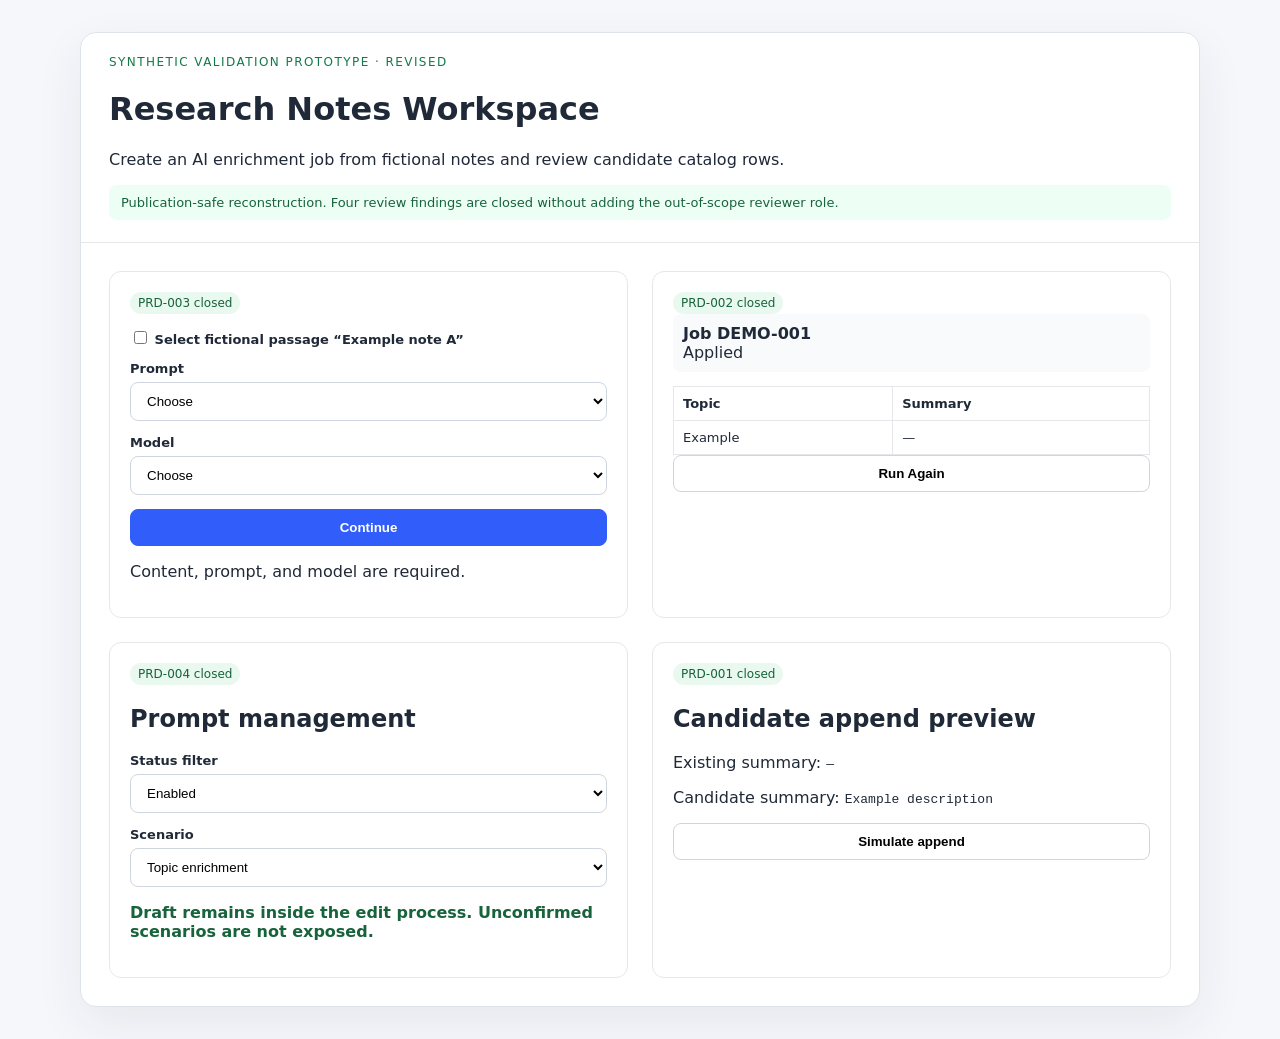
<file: cases/prd-collaboration/e2e-01/artifacts/04-revised-prototype.html>
<!doctype html>
<html lang="en">
<head>
  <meta charset="utf-8">
  <meta name="viewport" content="width=device-width,initial-scale=1">
  <title>Research Notes Workspace — Synthetic Revised Prototype</title>
  <style>
    :root{font-family:Inter,system-ui,sans-serif;color:#1f2937;background:#f6f7fb}*{box-sizing:border-box}body{margin:0}.shell{max-width:1120px;margin:32px auto;background:#fff;border:1px solid #dfe3eb;border-radius:16px;overflow:hidden;box-shadow:0 18px 50px #1f293712}.top{padding:22px 28px;border-bottom:1px solid #e5e7eb}.eyebrow{color:#137a47;font-size:12px;text-transform:uppercase;letter-spacing:.12em}.notice{margin-top:10px;padding:10px 12px;border-radius:8px;background:#edfff5;color:#17633b;font-size:13px}.grid{display:grid;grid-template-columns:1fr 1fr;gap:24px;padding:28px}.panel{border:1px solid #e5e7eb;border-radius:12px;padding:20px}.field{margin:14px 0}.field label{display:block;font-size:13px;font-weight:650;margin-bottom:6px}select,button{width:100%;padding:10px 12px;border-radius:8px;border:1px solid #cfd5df;background:#fff}button{cursor:pointer;font-weight:650}.primary{background:#315efb;color:#fff;border-color:#315efb}.row{display:flex;gap:10px}.row>*{flex:1}.tag{display:inline-block;padding:4px 8px;border-radius:999px;background:#e9f9ef;color:#17633b;font-size:12px}.result{margin-top:14px;border-collapse:collapse;width:100%;font-size:13px}.result th,.result td{padding:9px;border:1px solid #e5e7eb;text-align:left}.hidden{display:none}.status{padding:10px;border-radius:8px;background:#f8fafc;margin-bottom:12px}.closed{color:#17633b;font-weight:650}
  </style>
</head>
<body>
  <main class="shell">
    <header class="top">
      <div class="eyebrow">Synthetic validation prototype · revised</div>
      <h1>Research Notes Workspace</h1>
      <p>Create an AI enrichment job from fictional notes and review candidate catalog rows.</p>
      <div class="notice">Publication-safe reconstruction. Four review findings are closed without adding the out-of-scope reviewer role.</div>
    </header>
    <section class="grid">
      <article class="panel">
        <span class="tag">PRD-003 closed</span>
        <div class="field"><label><input id="sourceSelected" type="checkbox"> Select fictional passage “Example note A”</label></div>
        <div class="field"><label for="promptSelect">Prompt</label><select id="promptSelect"><option value="">Choose</option><option value="topic">Topic enrichment</option></select></div>
        <div class="field"><label for="modelSelect">Model</label><select id="modelSelect"><option value="">Choose</option><option value="demo-model">Demo model</option></select></div>
        <button id="nextButton" class="primary" disabled>Continue</button>
        <p id="setupHint">Content, prompt, and model are required.</p>
      </article>
      <article class="panel">
        <span class="tag">PRD-002 closed</span>
        <div class="status"><strong>Job DEMO-001</strong><br><span id="phaseLabel">Applied</span></div>
        <table class="result"><thead><tr><th>Topic</th><th>Summary</th></tr></thead><tbody><tr><td>Example</td><td>—</td></tr></tbody></table>
        <div id="writeMode" class="field hidden"><label>Apply mode</label><select><option>Append</option></select></div>
        <div class="row"><button id="applyButton" class="primary hidden">Apply</button><button id="discardButton" class="hidden">Discard</button><button>Run Again</button></div>
      </article>
      <article class="panel">
        <span class="tag">PRD-004 closed</span>
        <h2>Prompt management</h2>
        <div class="field"><label>Status filter</label><select><option>Enabled</option><option>Disabled</option></select></div>
        <div class="field"><label>Scenario</label><select><option>Topic enrichment</option></select></div>
        <p class="closed">Draft remains inside the edit process. Unconfirmed scenarios are not exposed.</p>
      </article>
      <article class="panel">
        <span class="tag">PRD-001 closed</span>
        <h2>Candidate append preview</h2>
        <p>Existing summary: <code>—</code></p>
        <p>Candidate summary: <code>Example description</code></p>
        <button id="simulateAppend">Simulate append</button>
        <p id="appendOutcome"></p>
      </article>
    </section>
  </main>
  <script>
    const sourceSelected=document.querySelector('#sourceSelected');
    const promptSelect=document.querySelector('#promptSelect');
    const modelSelect=document.querySelector('#modelSelect');
    const nextButton=document.querySelector('#nextButton');
    function updateSetupReady(){nextButton.disabled=!(sourceSelected.checked&&promptSelect.value&&modelSelect.value)}
    sourceSelected.onchange=updateSetupReady;promptSelect.onchange=updateSetupReady;modelSelect.onchange=updateSetupReady;
    function validateCreate(){return sourceSelected.checked&&Boolean(promptSelect.value)&&Boolean(modelSelect.value)}
    nextButton.onclick=()=>{if(!validateCreate())return;document.querySelector('#setupHint').textContent='Ready to create synthetic job.'};
    function renderStandalonePhase(phase){const terminal=['Applied','Discarded'].includes(phase);document.querySelector('#phaseLabel').textContent=phase;document.querySelector('#writeMode').classList.toggle('hidden',terminal);document.querySelector('#applyButton').classList.toggle('hidden',terminal);document.querySelector('#discardButton').classList.toggle('hidden',terminal)}
    function applyTaskPageResult(existing,candidate){return existing===''||existing==null?candidate:existing}
    document.querySelector('#simulateAppend').onclick=()=>{document.querySelector('#appendOutcome').textContent='Result: '+applyTaskPageResult('—','Example description')+' (preserved)'};
    renderStandalonePhase('Applied');
  </script>
</body>
</html>
</file>
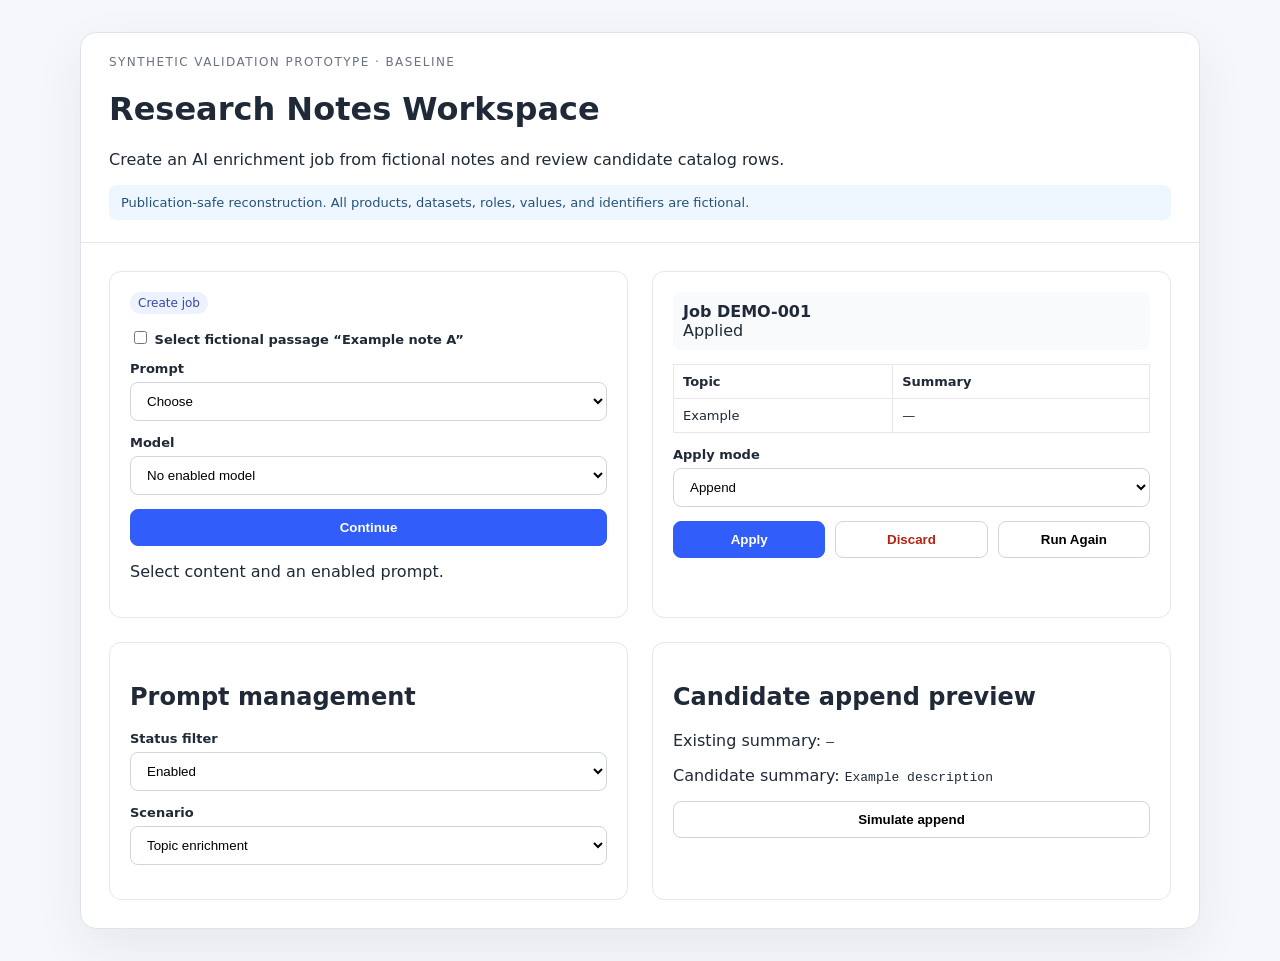
<file: cases/prd-collaboration/e2e-01/input/prototype-frozen.html>
<!doctype html>
<html lang="en">
<head>
  <meta charset="utf-8">
  <meta name="viewport" content="width=device-width,initial-scale=1">
  <title>Research Notes Workspace — Synthetic Baseline</title>
  <style>
    :root{font-family:Inter,system-ui,sans-serif;color:#1f2937;background:#f6f7fb}*{box-sizing:border-box}body{margin:0}.shell{max-width:1120px;margin:32px auto;background:#fff;border:1px solid #dfe3eb;border-radius:16px;overflow:hidden;box-shadow:0 18px 50px #1f293712}.top{padding:22px 28px;border-bottom:1px solid #e5e7eb}.eyebrow{color:#6b7280;font-size:12px;text-transform:uppercase;letter-spacing:.12em}.notice{margin-top:10px;padding:10px 12px;border-radius:8px;background:#eef6ff;color:#24527a;font-size:13px}.grid{display:grid;grid-template-columns:1fr 1fr;gap:24px;padding:28px}.panel{border:1px solid #e5e7eb;border-radius:12px;padding:20px}.field{margin:14px 0}.field label{display:block;font-size:13px;font-weight:650;margin-bottom:6px}select,button{width:100%;padding:10px 12px;border-radius:8px;border:1px solid #cfd5df;background:#fff}button{cursor:pointer;font-weight:650}.primary{background:#315efb;color:#fff;border-color:#315efb}.danger{color:#b42318}.row{display:flex;gap:10px}.row>*{flex:1}.tag{display:inline-block;padding:4px 8px;border-radius:999px;background:#eef2ff;color:#3448a5;font-size:12px}.result{margin-top:14px;border-collapse:collapse;width:100%;font-size:13px}.result th,.result td{padding:9px;border:1px solid #e5e7eb;text-align:left}.hidden{display:none}.status{padding:10px;border-radius:8px;background:#f8fafc;margin-bottom:12px}
  </style>
</head>
<body>
  <main class="shell">
    <header class="top">
      <div class="eyebrow">Synthetic validation prototype · baseline</div>
      <h1>Research Notes Workspace</h1>
      <p>Create an AI enrichment job from fictional notes and review candidate catalog rows.</p>
      <div class="notice">Publication-safe reconstruction. All products, datasets, roles, values, and identifiers are fictional.</div>
    </header>
    <section class="grid">
      <article class="panel">
        <span class="tag">Create job</span>
        <div class="field"><label><input id="sourceSelected" type="checkbox"> Select fictional passage “Example note A”</label></div>
        <div class="field"><label for="promptSelect">Prompt</label><select id="promptSelect"><option value="">Choose</option><option value="topic">Topic enrichment</option></select></div>
        <div class="field"><label for="modelSelect">Model</label><select id="modelSelect"><option value="">No enabled model</option></select></div>
        <button id="nextButton" class="primary" disabled>Continue</button>
        <p id="setupHint">Select content and an enabled prompt.</p>
      </article>
      <article class="panel">
        <div class="status"><strong>Job DEMO-001</strong><br><span id="phaseLabel">Applied</span></div>
        <table class="result"><thead><tr><th>Topic</th><th>Summary</th></tr></thead><tbody><tr><td>Example</td><td id="existingValue">—</td></tr></tbody></table>
        <div id="writeMode" class="field"><label>Apply mode</label><select><option>Append</option><option>Replace</option></select></div>
        <div class="row"><button id="applyButton" class="primary">Apply</button><button id="discardButton" class="danger">Discard</button><button>Run Again</button></div>
      </article>
      <article class="panel">
        <h2>Prompt management</h2>
        <div class="field"><label>Status filter</label><select><option>Enabled</option><option>Disabled</option><option>Draft</option></select></div>
        <div class="field"><label>Scenario</label><select><option>Topic enrichment</option><option>Complex structure recovery</option><option>Numeric normalization</option></select></div>
      </article>
      <article class="panel">
        <h2>Candidate append preview</h2>
        <p>Existing summary: <code>—</code></p>
        <p>Candidate summary: <code>Example description</code></p>
        <button id="simulateAppend">Simulate append</button>
        <p id="appendOutcome"></p>
      </article>
    </section>
  </main>
  <script>
    const sourceSelected=document.querySelector('#sourceSelected');
    const promptSelect=document.querySelector('#promptSelect');
    const modelSelect=document.querySelector('#modelSelect');
    const nextButton=document.querySelector('#nextButton');
    function updateSetupReady(){nextButton.disabled=!(sourceSelected.checked&&promptSelect.value)}
    sourceSelected.onchange=updateSetupReady;promptSelect.onchange=updateSetupReady;modelSelect.onchange=updateSetupReady;
    function renderStandalonePhase(phase){document.querySelector('#phaseLabel').textContent=phase;document.querySelector('#writeMode').classList.remove('hidden');document.querySelector('#applyButton').classList.remove('hidden');document.querySelector('#discardButton').classList.remove('hidden')}
    function applyTaskPageResult(existing,candidate){return existing===''||existing==null||existing==='—'?candidate:existing}
    document.querySelector('#simulateAppend').onclick=()=>{document.querySelector('#appendOutcome').textContent='Result: '+applyTaskPageResult('—','Example description')};
    renderStandalonePhase('Applied');
  </script>
</body>
</html>
</file>
